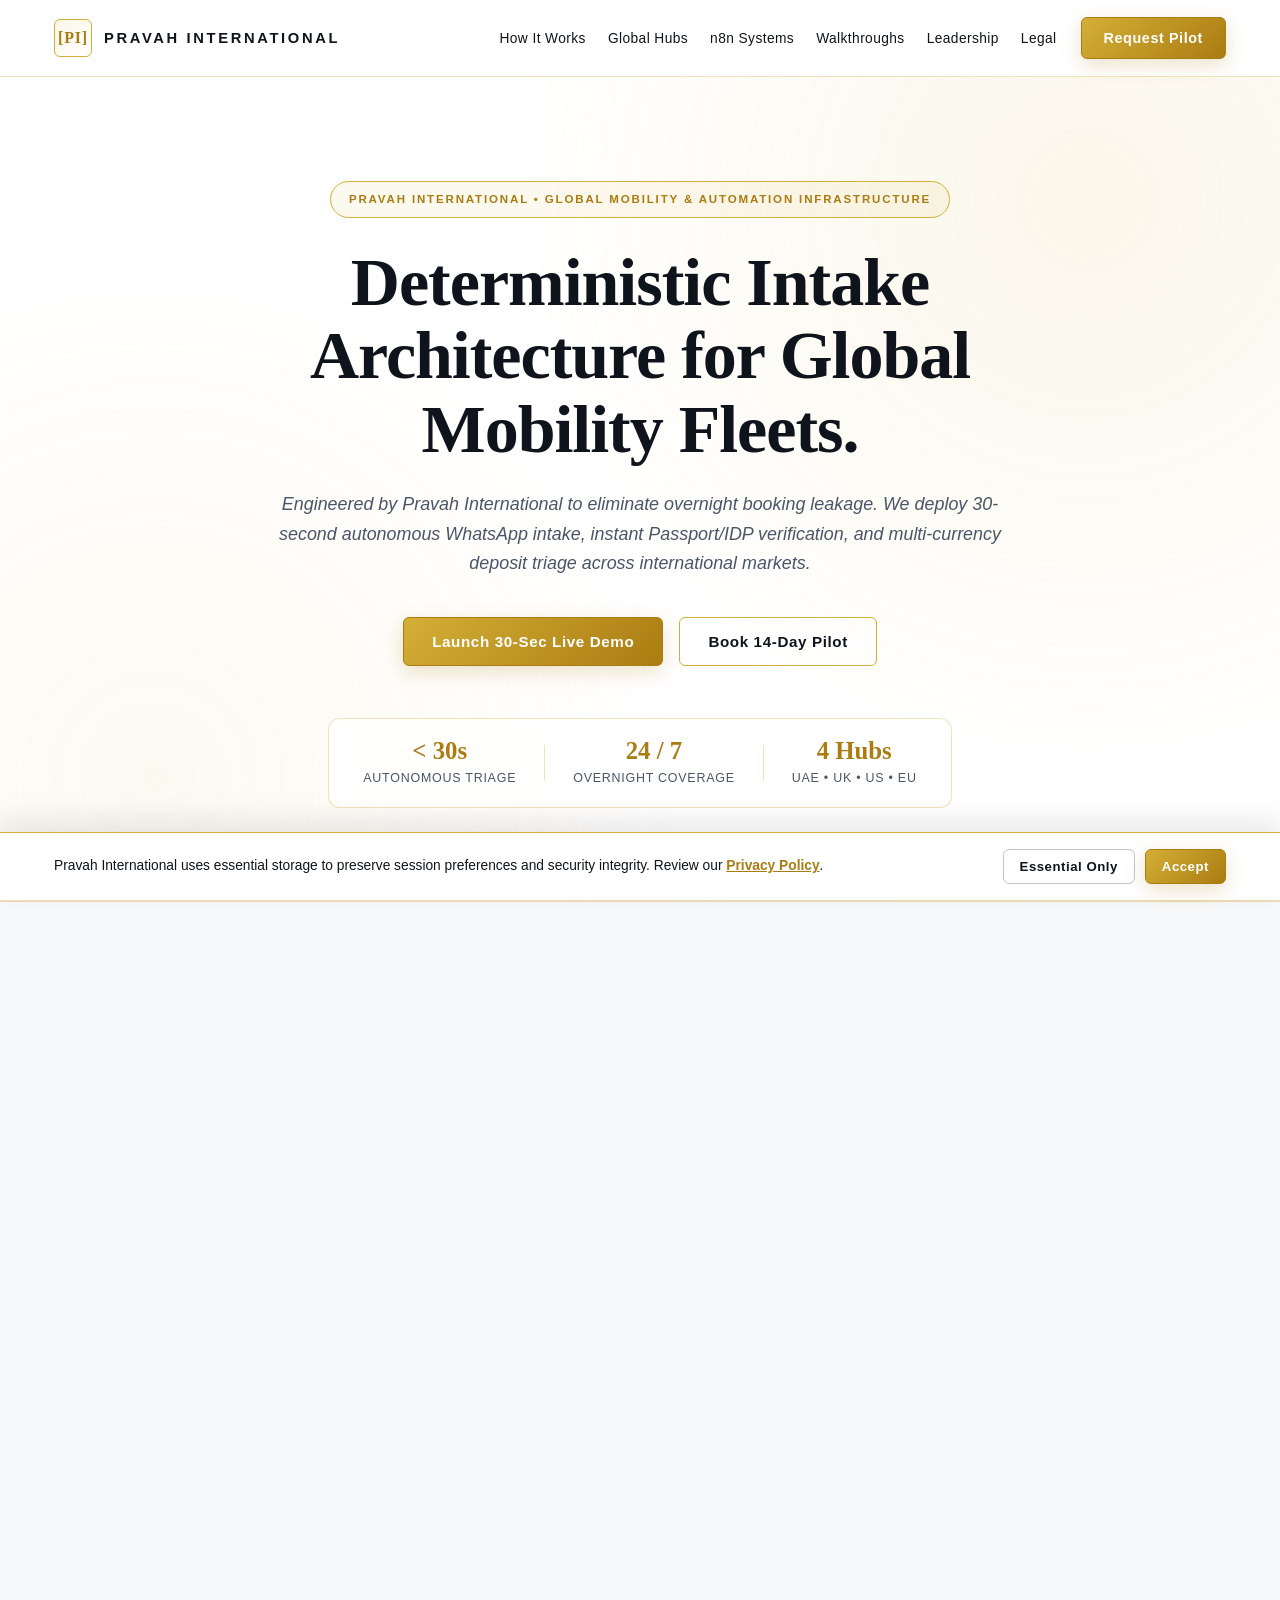
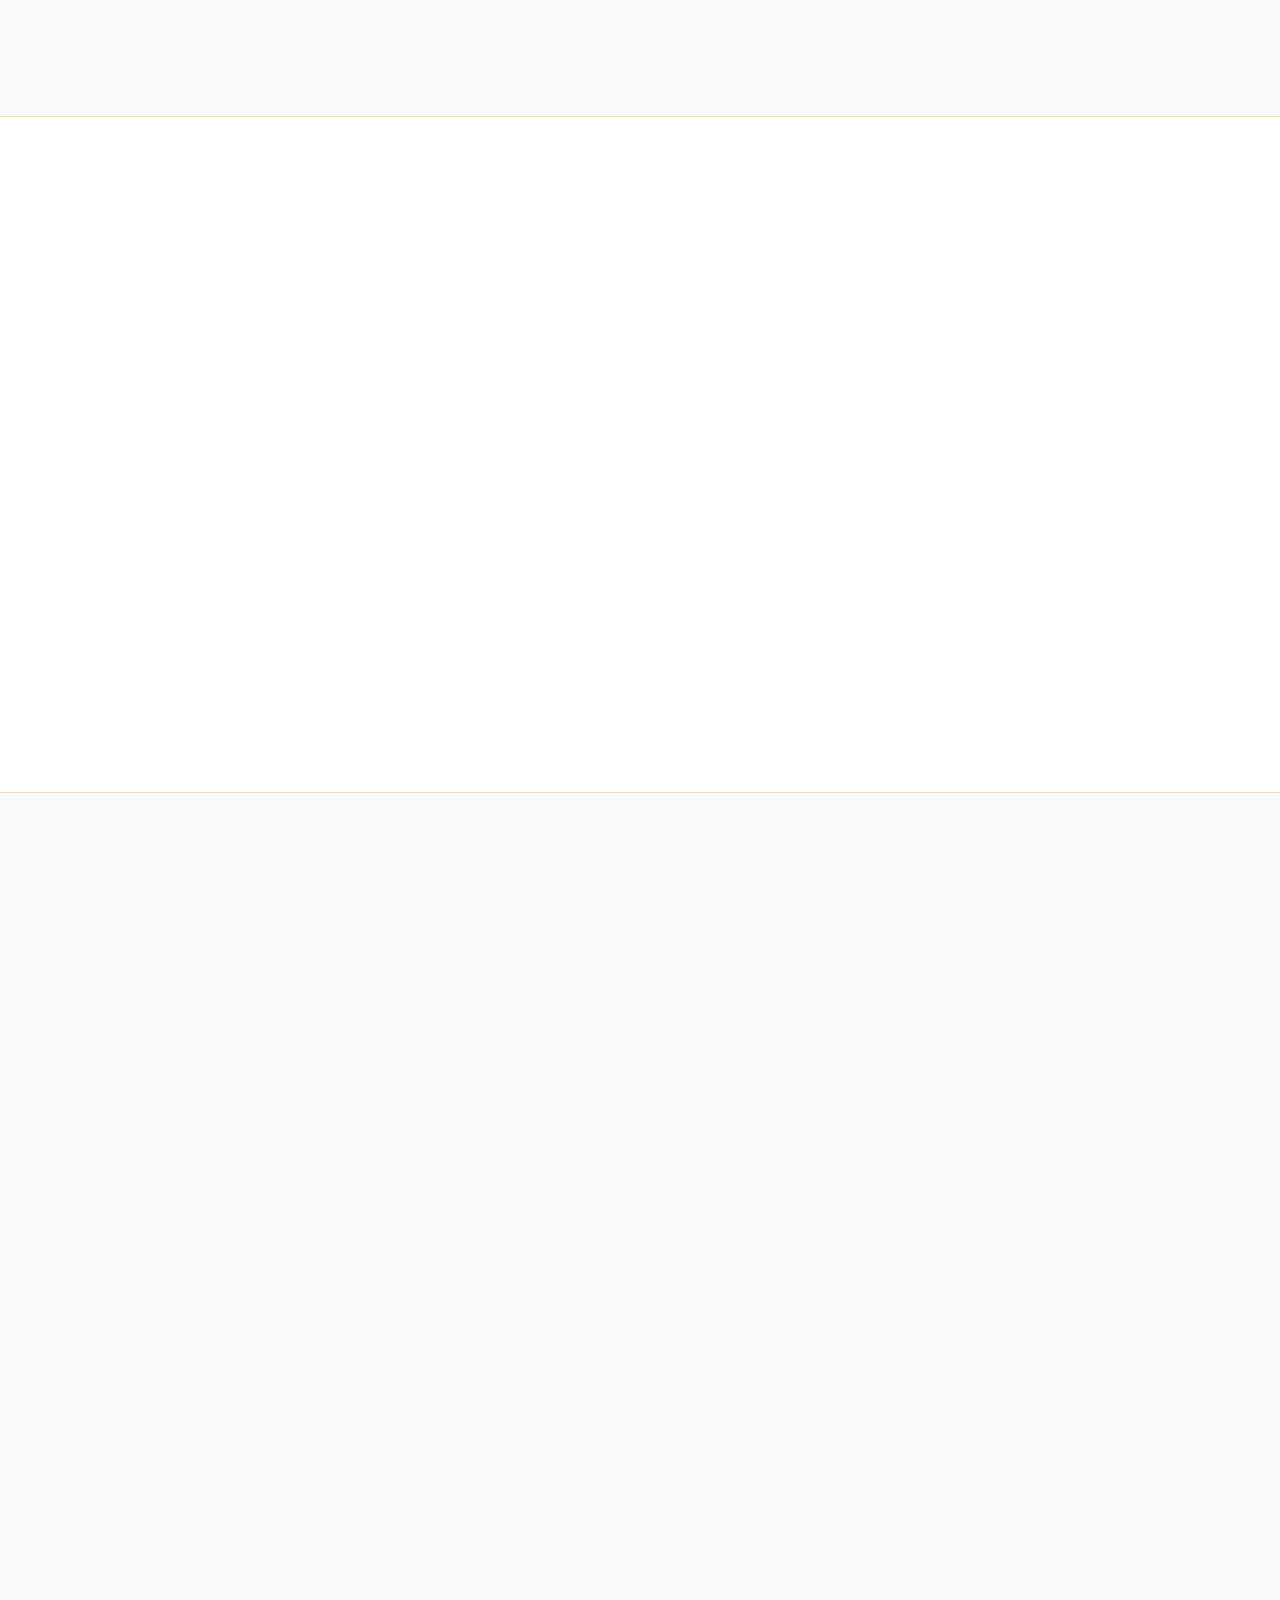
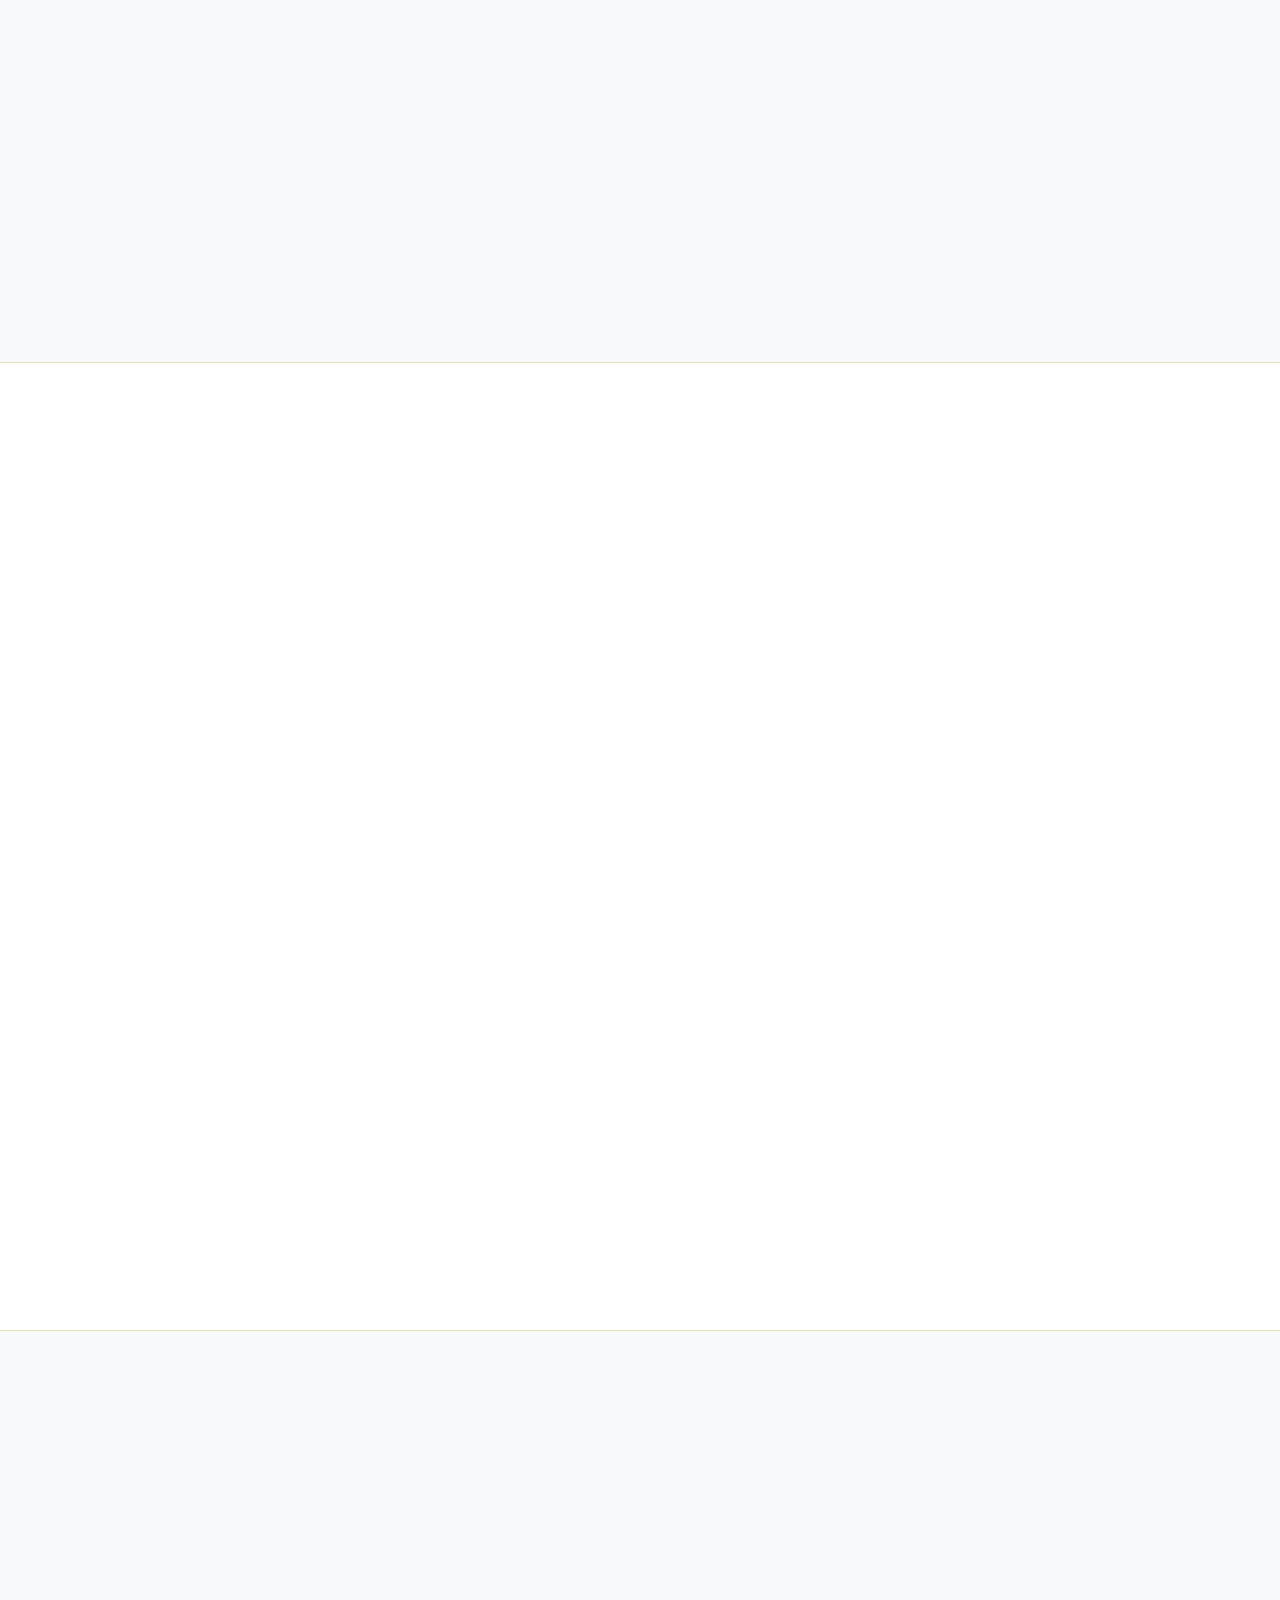
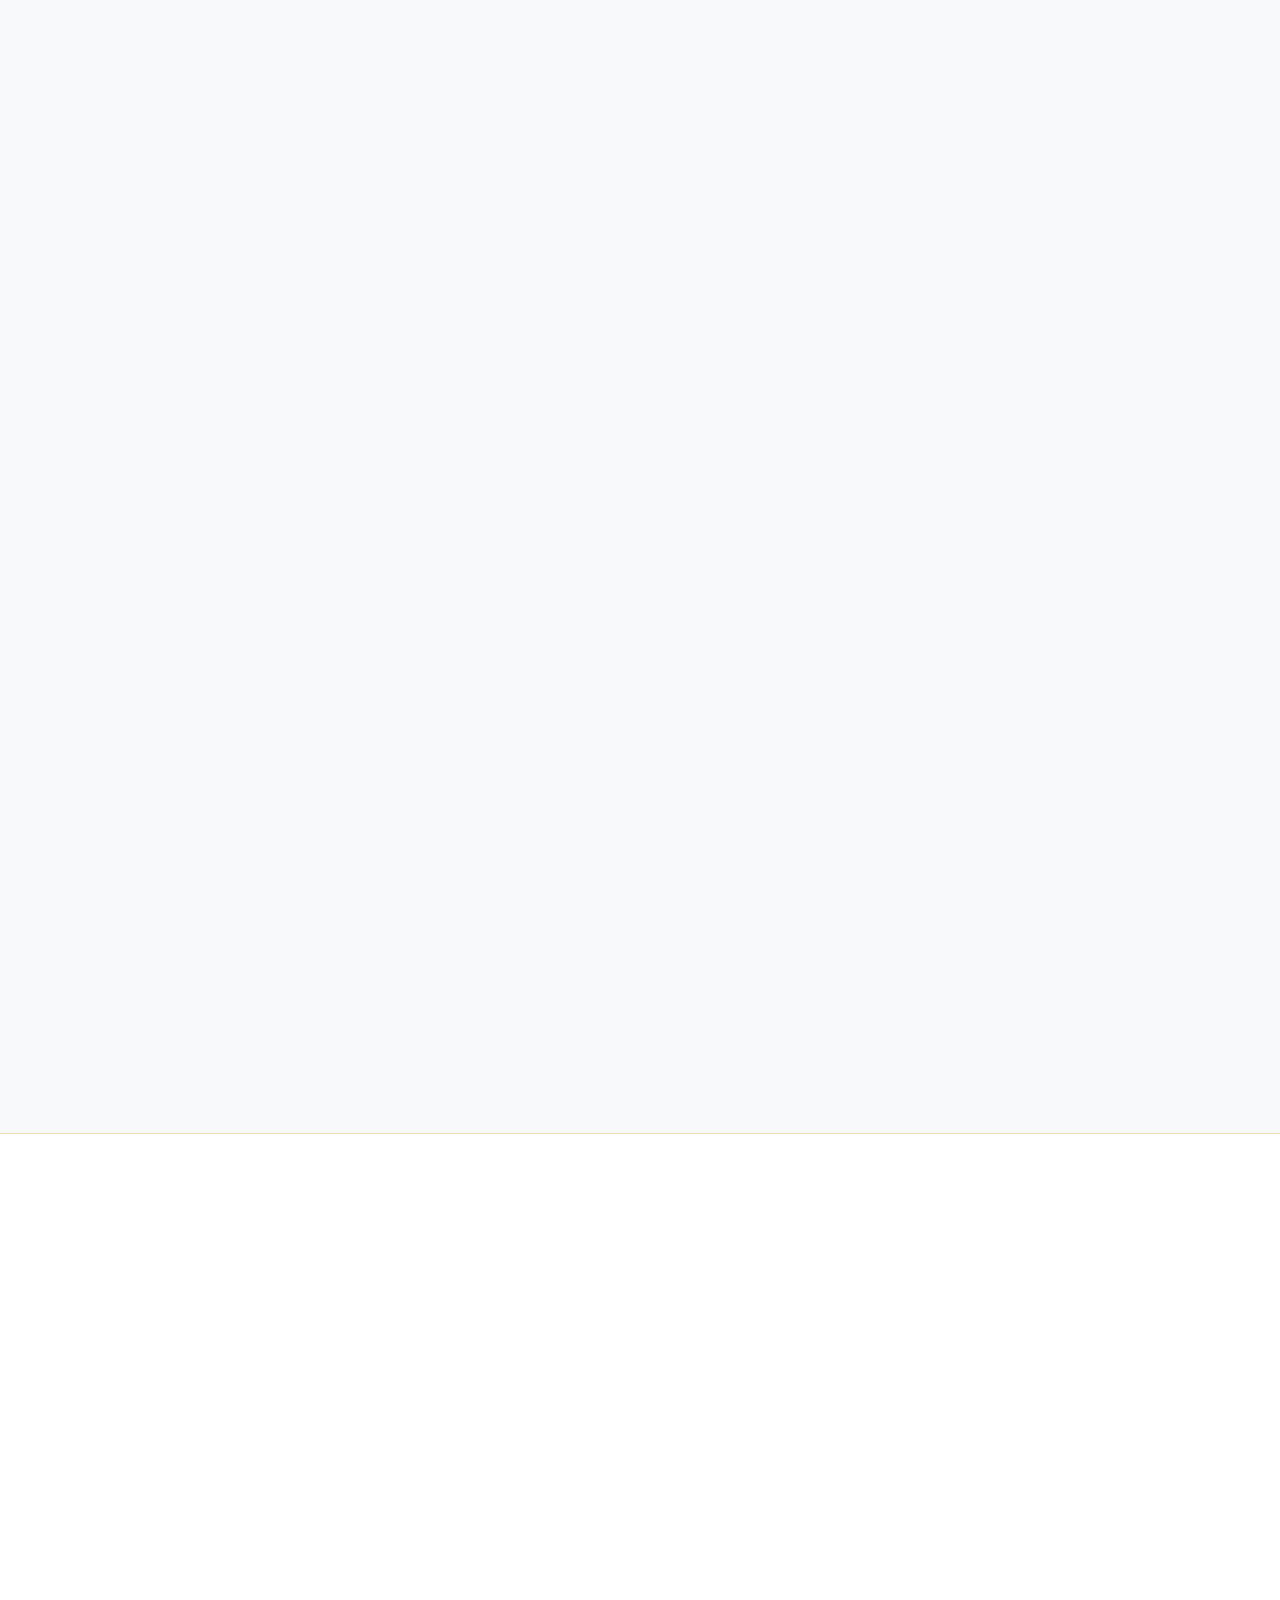
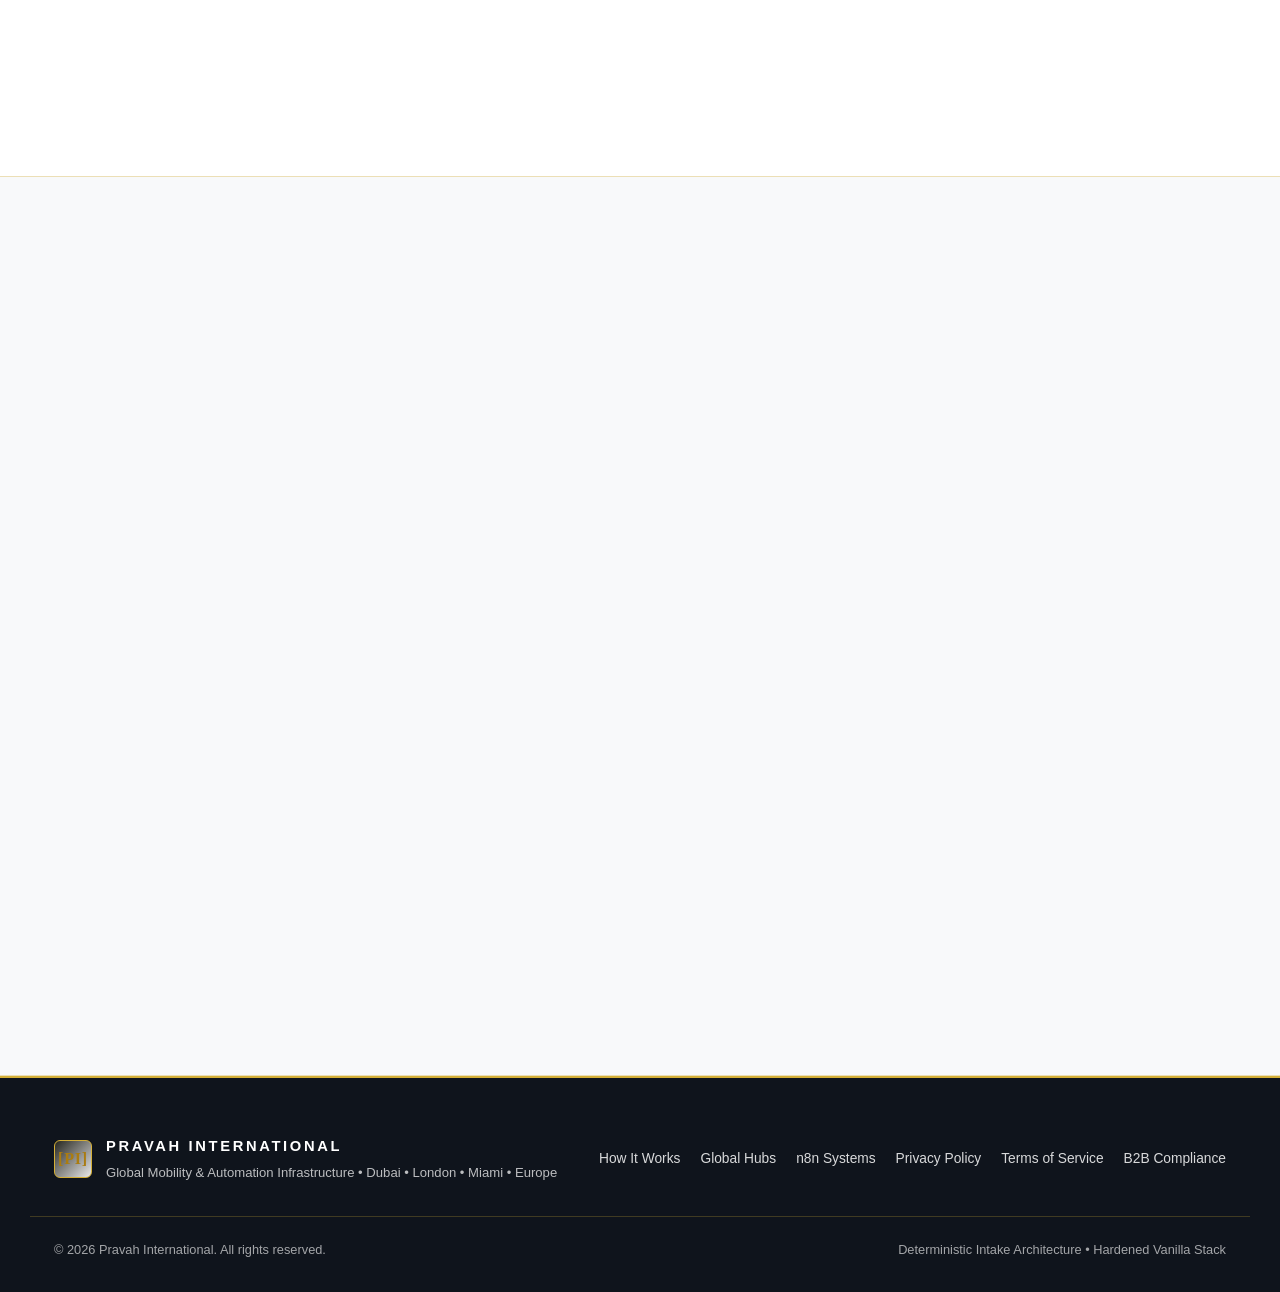
<file: index.html>
<!DOCTYPE html>
<html lang="en">
<head>
  <meta charset="UTF-8">
  <meta name="viewport" content="width=device-width, initial-scale=1.0">
  <meta http-equiv="Content-Security-Policy" content="default-src 'self'; script-src 'self'; style-src 'self'; img-src 'self' https: data:; media-src 'self' https:; connect-src 'self' https:; font-src 'self' data:; object-src 'none'; base-uri 'self'; form-action 'self';">
  <meta name="referrer" content="strict-origin-when-cross-origin">
  <meta name="description" content="Pravah International — Deterministic 24/7 WhatsApp intake, Passport & IDP verification, and multi-currency deposit triage for luxury mobility fleets across Dubai, London, Miami, and Europe.">
  <title>Pravah International | Global Mobility &amp; Automation Infrastructure</title>
  <link rel="stylesheet" href="style.css">
</head>
<body>
  <a class="skip-link" href="#main-content">Skip to main content</a>

  <!-- Sticky Luxury Header -->
  <header class="site-header" id="top">
    <div class="container header-inner">
      <a href="#top" class="brand-lockup" aria-label="Pravah International Home">
        <span class="brand-monogram" aria-hidden="true">[PI]</span>
        <span class="brand-name">PRAVAH INTERNATIONAL</span>
      </a>

      <button
        type="button"
        class="nav-toggle"
        id="navToggle"
        aria-label="Toggle navigation menu"
        aria-expanded="false"
        aria-controls="primaryNav"
      >
        <span class="nav-toggle-bar"></span>
        <span class="nav-toggle-bar"></span>
        <span class="nav-toggle-bar"></span>
      </button>

      <nav class="primary-nav" id="primaryNav" aria-label="Primary Navigation">
        <ul class="nav-list">
          <li><a href="#architecture" class="nav-link">How It Works</a></li>
          <li><a href="#footprint" class="nav-link">Global Hubs</a></li>
          <li><a href="#deployments" class="nav-link">n8n Systems</a></li>
          <li><a href="#testimonials" class="nav-link">Walkthroughs</a></li>
          <li><a href="#leadership" class="nav-link">Leadership</a></li>
          <li><a href="legal.html" class="nav-link">Legal</a></li>
        </ul>
        <button type="button" class="btn btn-gold nav-cta" id="headerPilotBtn">Request Pilot</button>
      </nav>
    </div>
  </header>

  <main id="main-content">
    <!-- Hero Section -->
    <section class="hero-section">
      <div class="container hero-container">
        <div class="hero-content reveal">
          <div class="pill-badge">
            PRAVAH INTERNATIONAL &bull; GLOBAL MOBILITY &amp; AUTOMATION INFRASTRUCTURE
          </div>
          <h1 class="hero-title">Deterministic Intake Architecture for Global Mobility Fleets.</h1>
          <p class="hero-subtitle">
            Engineered by Pravah International to eliminate overnight booking leakage. We deploy 30-second autonomous WhatsApp intake, instant Passport/IDP verification, and multi-currency deposit triage across international markets.
          </p>
          <div class="hero-actions">
            <button type="button" class="btn btn-gold btn-lg" id="heroDemoBtn">
              Launch 30-Sec Live Demo
            </button>
            <button type="button" class="btn btn-outline-gold btn-lg" id="heroPilotBtn">
              Book 14-Day Pilot
            </button>
          </div>
          <div class="hero-metrics" aria-label="Operational Benchmarks">
            <div class="metric-item">
              <span class="metric-value">&lt; 30s</span>
              <span class="metric-label">Autonomous Triage</span>
            </div>
            <div class="metric-divider" aria-hidden="true"></div>
            <div class="metric-item">
              <span class="metric-value">24 / 7</span>
              <span class="metric-label">Overnight Coverage</span>
            </div>
            <div class="metric-divider" aria-hidden="true"></div>
            <div class="metric-item">
              <span class="metric-value">4 Hubs</span>
              <span class="metric-label">UAE &bull; UK &bull; US &bull; EU</span>
            </div>
          </div>
        </div>
      </div>
    </section>

    <!-- How Pravah International Works -->
    <section class="section section-pearl" id="architecture">
      <div class="container">
        <div class="section-header reveal">
          <span class="eyebrow">SYSTEM ARCHITECTURE &amp; PARTNERSHIP MODEL</span>
          <h2 class="section-title">How Pravah International Works</h2>
          <p class="section-lead">
            Designed to integrate seamlessly into luxury car rental fleets, executive chauffeur desks, and cross-border mobility operators without disrupting human staff.
          </p>
        </div>

        <div class="pillars-grid">
          <article class="glass-card pillar-card reveal">
            <div class="pillar-index">01 / AFTER-HOURS CAPTURE</div>
            <h3 class="card-title">Zero Lost Bookings Between 11 PM and 9 AM</h3>
            <p class="card-text">
              High-net-worth travelers book across time zones. Our deterministic WhatsApp intake engine responds within 30 seconds, qualifies vehicle availability, and secures reservation intent before competitors wake up.
            </p>
            <ul class="card-spec-list">
              <li>Instant multi-language client greeting</li>
              <li>Real-time fleet class &amp; date validation</li>
              <li>Zero missed VIP inquiries overnight</li>
            </ul>
          </article>

          <article class="glass-card pillar-card reveal">
            <div class="pillar-index">02 / AUTONOMOUS DOCUMENT TRIAGE</div>
            <h3 class="card-title">Passport &amp; International Driving Permit Extraction</h3>
            <p class="card-text">
              Eliminate manual back-and-forth over blurry photos. Clients upload their Passport and IDP directly in chat while our verification pipeline extracts, validates, and structures KYC fields automatically.
            </p>
            <ul class="card-spec-list">
              <li>MRZ &amp; expiry date compliance checks</li>
              <li>Jurisdiction-aware IDP validation</li>
              <li>Structured audit trail for insurance desks</li>
            </ul>
          </article>

          <article class="glass-card pillar-card reveal">
            <div class="pillar-index">03 / FINANCIAL &amp; DEPOSIT LOGIC</div>
            <h3 class="card-title">Multi-Currency Quoting &amp; Pre-Authorization Handoff</h3>
            <p class="card-text">
              Standardize complex security deposit rules across supercars and executive sedans. Pravah calculates tiered rental totals and refundable holds in AED, USD, EUR, or GBP for one-click dispatch approval.
            </p>
            <ul class="card-spec-list">
              <li>Dynamic FX deposit &amp; excess calculation</li>
              <li>Clean handoff to Stripe / terminal links</li>
              <li>Instant CRM &amp; dispatch desk sync</li>
            </ul>
          </article>
        </div>
      </div>
    </section>

    <!-- Global Footprint & Operating Countries -->
    <section class="section" id="footprint">
      <div class="container">
        <div class="section-header reveal">
          <span class="eyebrow">INTERNATIONAL PRESENCE</span>
          <h2 class="section-title">Global Footprint &amp; Operating Hubs</h2>
          <p class="section-lead">
            Institutional automation infrastructure engineered for high-velocity luxury mobility corridors.
          </p>
        </div>

        <div class="footprint-grid">
          <article class="glass-card hub-card reveal">
            <div class="hub-flag" aria-hidden="true">&#127462;&#127466;</div>
            <div class="hub-meta">MIDDLE EAST HUB</div>
            <h3 class="card-title">United Arab Emirates</h3>
            <p class="hub-cities">Dubai &amp; Abu Dhabi</p>
            <p class="card-text">Luxury &amp; Supercar Rental Fleets</p>
          </article>

          <article class="glass-card hub-card reveal">
            <div class="hub-flag" aria-hidden="true">&#127468;&#127463;</div>
            <div class="hub-meta">UK HUB</div>
            <h3 class="card-title">United Kingdom</h3>
            <p class="hub-cities">London</p>
            <p class="card-text">Executive Chauffeur &amp; Prestige Mobility</p>
          </article>

          <article class="glass-card hub-card reveal">
            <div class="hub-flag" aria-hidden="true">&#127482;&#127480;</div>
            <div class="hub-meta">NORTH AMERICA HUB</div>
            <h3 class="card-title">United States</h3>
            <p class="hub-cities">Miami &amp; Los Angeles</p>
            <p class="card-text">Exotic &amp; Boutique Fleet Operators</p>
          </article>

          <article class="glass-card hub-card reveal">
            <div class="hub-flag" aria-hidden="true">&#127466;&#127482;</div>
            <div class="hub-meta">CONTINENTAL HUB</div>
            <h3 class="card-title">European Union</h3>
            <p class="hub-cities">Monaco, Milan &amp; Marbella</p>
            <p class="card-text">Cross-Border Seasonal Fleets</p>
          </article>
        </div>
      </div>
    </section>

    <!-- Interactive 30-Second WhatsApp Intake Sandbox & Currency Calculator -->
    <section class="section section-pearl" id="simulator">
      <div class="container">
        <div class="section-header reveal">
          <span class="eyebrow">INTERACTIVE SANDBOX</span>
          <h2 class="section-title">30-Second WhatsApp Intake &amp; Deposit Triage</h2>
          <p class="section-lead">
            Experience how Pravah International converts an overnight international inquiry into a verified, deposit-ready dossier.
          </p>
        </div>

        <div class="simulator-layout">
          <!-- Mobile Chat Mockup -->
          <div class="glass-card phone-panel reveal">
            <div class="phone-controls">
              <button type="button" class="btn btn-gold" id="startDemoBtn">
                Simulate 2:15 AM Dubai Inquiry
              </button>
              <button type="button" class="btn btn-outline-dark" id="resetDemoBtn">
                Reset Demo
              </button>
            </div>

            <div class="phone-frame" aria-live="polite">
              <div class="phone-topbar">
                <div class="phone-avatar" aria-hidden="true">PI</div>
                <div class="phone-contact">
                  <div class="phone-contact-name">Pravah Concierge Desk</div>
                  <div class="phone-contact-status" id="demoStatus">Standby &bull; Deterministic Engine Ready</div>
                </div>
                <span class="phone-badge">24/7</span>
              </div>

              <div class="chat-stream" id="chatStream">
                <div class="chat-placeholder" id="chatPlaceholder">
                  Click <strong>&ldquo;Simulate 2:15 AM Dubai Inquiry&rdquo;</strong> above to run the 3-step autonomous intake sequence.
                </div>
              </div>
            </div>
          </div>

          <!-- Multi-Currency Deposit Calculator -->
          <div class="glass-card calculator-panel reveal">
            <div class="calc-header">
              <span class="eyebrow">REAL-TIME DEPOSIT ENGINE</span>
              <h3 class="card-title">Multi-Currency Deposit Calculator</h3>
              <p class="card-text">
                Select fleet tier, duration, and settlement currency to preview automated pre-authorization logic.
              </p>
            </div>

            <div class="calc-form">
              <div class="form-group">
                <label for="calcTier">Vehicle Class</label>
                <select id="calcTier" class="form-control">
                  <option value="supercar">Supercar Tier (Hurac&aacute;n / 296 GTB)</option>
                  <option value="ultra">Ultra-Luxury SUV (Cullinan / Urus)</option>
                  <option value="chauffeur">Executive Chauffeur (S-Class / Maybach)</option>
                </select>
              </div>

              <div class="form-row-2">
                <div class="form-group">
                  <label for="calcDays">Rental Days</label>
                  <input type="number" id="calcDays" class="form-control" min="1" max="30" value="3">
                </div>
                <div class="form-group">
                  <label for="calcCurrency">Settlement Currency</label>
                  <select id="calcCurrency" class="form-control">
                    <option value="AED">AED (UAE Dirham)</option>
                    <option value="USD">USD (US Dollar)</option>
                    <option value="EUR">EUR (Euro)</option>
                    <option value="GBP">GBP (British Pound)</option>
                  </select>
                </div>
              </div>
            </div>

            <div class="calc-results" aria-live="polite">
              <div class="calc-row">
                <span>Estimated Daily Rate</span>
                <strong id="calcDailyRate">AED 4,800</strong>
              </div>
              <div class="calc-row">
                <span>Rental Subtotal</span>
                <strong id="calcRentalTotal">AED 14,400</strong>
              </div>
              <div class="calc-row">
                <span>Refundable Security Deposit</span>
                <strong id="calcDeposit">AED 10,000</strong>
              </div>
              <div class="calc-divider"></div>
              <div class="calc-row calc-total-row">
                <span>Total Pre-Authorization Hold</span>
                <strong id="calcGrandTotal" class="text-gold">AED 24,400</strong>
              </div>
              <p class="calc-note">
                * Indicative institutional FX parity. Final gateway holds execute in your fleet&rsquo;s merchant settlement currency.
              </p>
            </div>
          </div>
        </div>
      </div>
    </section>

    <!-- Production n8n Systems & Architecture Showcase -->
    <section class="section" id="deployments">
      <div class="container">
        <div class="section-header reveal">
          <span class="eyebrow">PRODUCTION INFRASTRUCTURE</span>
          <h2 class="section-title">Production n8n Systems &amp; Architecture Showcase</h2>
          <p class="section-lead">
            Battle-tested, fault-tolerant workflow topologies engineered for zero-downtime fleet operations.
          </p>
        </div>

        <div class="deployments-grid">
          <!-- Card 1 -->
          <article class="glass-card deployment-card reveal">
            <div class="deployment-media">
              <img
                src="assets/n8n-canvas.png"
                alt="Autonomous 24/7 WhatsApp Fleet Triage Engine n8n workflow architecture"
                class="deployment-img"
                loading="lazy"
              >
              <span class="media-badge">NODE TOPOLOGY 01</span>
            </div>
            <div class="deployment-body">
              <h3 class="card-title">Autonomous 24/7 WhatsApp Fleet Triage Engine</h3>
              <p class="card-text">
                Webhook ingestion &rarr; Intent &amp; date parser &rarr; Fleet calendar availability check &rarr; Instant WhatsApp Cloud API response with structured reservation summary.
              </p>
              <button type="button" class="btn btn-outline-gold deployment-btn" id="cardDemoBtn">
                Test Live Demo &#8599;
              </button>
            </div>
          </article>

          <!-- Card 2 -->
          <article class="glass-card deployment-card reveal">
            <div class="deployment-media">
              <img
                src="assets/n8n-flow.png"
                alt="Passport and IDP Compliance Verification Pipeline n8n workflow architecture"
                class="deployment-img"
                loading="lazy"
              >
              <span class="media-badge">NODE TOPOLOGY 02</span>
            </div>
            <div class="deployment-body">
              <h3 class="card-title">Passport &amp; IDP Compliance Verification Pipeline</h3>
              <p class="card-text">
                Encrypted media fetch &rarr; Automated KYC OCR extraction &rarr; Expiry &amp; country-of-issue validation &rarr; Compliant dossier routing for underwriting teams.
              </p>
              <a
                href="https://YOUR-N8N-PRODUCTION-URL.com"
                target="_blank"
                rel="noopener noreferrer"
                class="btn btn-outline-gold deployment-btn"
              >
                Inspect Production Endpoint &#8599;
              </a>
            </div>
          </article>

          <!-- Card 3 -->
          <article class="glass-card deployment-card reveal">
            <div class="deployment-media">
              <img
                src="assets/img/n8n-workflow-3.png"
                alt="Multi-Currency Deposit and CRM Synchronization n8n workflow architecture"
                class="deployment-img"
                loading="lazy"
              >
              <span class="media-badge">NODE TOPOLOGY 03</span>
            </div>
            <div class="deployment-body">
              <h3 class="card-title">Multi-Currency Deposit &amp; CRM Synchronization</h3>
              <p class="card-text">
                FX deposit calculation &rarr; Google Sheets master ledger write &rarr; Executive Gmail alert dispatch &rarr; Automated morning shift handover brief.
              </p>
              <a href="#architecture" class="btn btn-outline-gold deployment-btn">
                View Architecture &#8599;
              </a>
            </div>
          </article>
        </div>
      </div>
    </section>

    <!-- Client Video Walkthroughs & Operational Testimonials -->
    <section class="section section-pearl" id="walkthrough">
      <div class="container">
        <div class="section-header reveal">
          <span class="eyebrow">PROPRIETARY SYSTEM PROOF</span>
          <h2 class="section-title">25-Second Live Project Walkthrough</h2>
          <p class="section-lead">
            Inspect our autonomous WhatsApp fleet intake engine in action — handling a late-night luxury enquiry, presenting real-time vehicle availability, calculating AED rental &amp; deposit terms, and capturing Passport + IDP documents automatically.
          </p>
        </div>

        <div style="max-width: 920px; margin: 0 auto;">
          <article class="glass-card video-card reveal">
            <div class="video-wrapper">
              <video
                class="walkthrough-video"
                controls
                playsinline
                preload="metadata"
              >
                <source src="assets/whatsapp-workflow.mp4" type="video/mp4">
                Your browser does not support HTML5 video playback.
              </video>
            </div>
            <div class="testimonial-body">
              <div class="testimonial-origin">&#9889; PRAVAH INTERNATIONAL &bull; LIVE ARCHITECTURE</div>
              <h3 style="font-family: Georgia, serif; font-size: 26px; font-weight: 400; margin: 10px 0 14px; color: #0f141c;">
                From Late-Night Message to Verified Booking Brief
              </h3>
              <p style="font-size: 14px; line-height: 1.75; color: #5c6470; margin: 0 0 10px;">
                <strong>01. Instant Fleet Carousel:</strong> Replies in under 5 seconds with live availability tags (Phantom, Cullinan, Urus, Roma).
              </p>
              <p style="font-size: 14px; line-height: 1.75; color: #5c6470; margin: 0 0 10px;">
                <strong>02. Deterministic AED Pricing:</strong> Calculates rental duration, daily/weekly rates, and damage deposit rules automatically.
              </p>
              <p style="font-size: 14px; line-height: 1.75; color: #5c6470; margin: 0 0 22px;">
                <strong>03. Passport + IDP Intake &amp; Owner Alert:</strong> Collects ID copies inside WhatsApp and dispatches a structured summary directly to the owner&rsquo;s WhatsApp &amp; Gmail.
              </p>
              <div class="testimonial-author" style="margin-bottom: 18px;">
                <strong>Engineered by Dhruvil Prajapati</strong> &mdash; Founder, Pravah International
              </div>
              <a href="https://wa.me/919106187102?text=Hi%20Dhruvil,%20I%20watched%20the%2025-sec%20project%20walkthrough%20and%20want%20to%20test%20this%20for%20our%20fleet." class="button button-gold">
                Request 14-Day Free Fleet Pilot &nearr;
              </a>
            </div>
          </article>
        </div>
      </div>
    </section>

<!-- Executive Leadership & Founder's Mandate -->
    <section class="section" id="leadership">
      <div class="container">
        <article class="leadership-card reveal">
          <div class="leadership-eyebrow">EXECUTIVE LEADERSHIP &amp; MANDATE</div>
          <blockquote class="leadership-quote">
            &ldquo;Luxury mobility operators should never lose high-ticket international bookings simply because their sales desk is asleep. At Pravah International, we don&rsquo;t build fragile chatbots&mdash;we engineer deterministic, bank-grade intake infrastructure that turns every inbound message into a verified reservation.&rdquo;
          </blockquote>
          <div class="leadership-signature">
            <span class="signature-name">Dhruvil Prajapati</span>
            <span class="signature-role">&mdash; Founder &amp; Principal Systems Architect, Pravah International</span>
          </div>
        </article>
      </div>
    </section>

    <!-- Live n8n-Connected 14-Day Fleet Pilot Form -->
    <section class="section section-pearl" id="pilot">
      <div class="container">
        <div class="pilot-wrapper">
          <div class="section-header reveal">
            <span class="eyebrow">ENTERPRISE DEPLOYMENT</span>
            <h2 class="section-title">Book Your 14-Day Fleet Pilot</h2>
            <p class="section-lead">
              Submit your fleet profile below. Your request routes directly into our live intake engine for immediate architecture scoping.
            </p>
          </div>

          <div class="glass-card pilot-card reveal">
            <form id="pilotForm" novalidate>
              <!-- Anti-spam honeypot field -->
              <div class="hp-field" aria-hidden="true">
                <label for="website">Website</label>
                <input type="text" id="website" name="website" tabindex="-1" autocomplete="off">
              </div>

              <div class="form-row-2">
                <div class="form-group">
                  <label for="operatorName">Operator Name <span class="req">*</span></label>
                  <input
                    type="text"
                    id="operatorName"
                    name="operatorName"
                    class="form-control"
                    placeholder="e.g., Alexander Vance"
                    required
                    maxlength="80"
                    autocomplete="name"
                  >
                </div>

                <div class="form-group">
                  <label for="companyName">Fleet / Company Name <span class="req">*</span></label>
                  <input
                    type="text"
                    id="companyName"
                    name="companyName"
                    class="form-control"
                    placeholder="e.g., Sovereign Motors Dubai"
                    required
                    maxlength="100"
                    autocomplete="organization"
                  >
                </div>
              </div>

              <div class="form-row-2">
                <div class="form-group">
                  <label for="fleetSize">Fleet Size <span class="req">*</span></label>
                  <select id="fleetSize" name="fleetSize" class="form-control" required>
                    <option value="">Select active vehicle count</option>
                    <option value="10-25 Vehicles">10&ndash;25 Vehicles</option>
                    <option value="26-75 Vehicles">26&ndash;75 Vehicles</option>
                    <option value="76-150 Vehicles">76&ndash;150 Vehicles</option>
                    <option value="150+ Vehicles (Enterprise)">150+ Vehicles (Enterprise)</option>
                  </select>
                </div>

                <div class="form-group">
                  <label for="whatsapp">WhatsApp Number <span class="req">*</span></label>
                  <input
                    type="tel"
                    id="whatsapp"
                    name="whatsapp"
                    class="form-control"
                    placeholder="+971 50 000 0000"
                    required
                    maxlength="24"
                    autocomplete="tel"
                  >
                </div>
              </div>

              <div class="form-group">
                <label for="hub">Operating Hub <span class="req">*</span></label>
                <select id="hub" name="hub" class="form-control" required>
                  <option value="">Select primary operating hub</option>
                  <option value="Dubai">Dubai</option>
                  <option value="London">London</option>
                  <option value="Miami">Miami</option>
                  <option value="Europe">Europe</option>
                  <option value="Other">Other</option>
                </select>
              </div>

              <div class="form-group checkbox-group">
                <input type="checkbox" id="privacyConsent" name="privacyConsent" required>
                <label for="privacyConsent" class="checkbox-label">
                  I agree to the <a href="legal.html#privacy" class="inline-link">Privacy Policy</a> and <a href="legal.html#terms" class="inline-link">Terms of Service</a>, and authorize Pravah International to process this intake request.
                </label>
              </div>

              <div id="formError" class="form-feedback form-error" role="alert" hidden></div>

              <button type="submit" class="btn btn-gold btn-lg btn-block" id="pilotSubmitBtn">
                Initiate 14-Day Pilot Intake
              </button>
            </form>

            <!-- Verified Intake Confirmation Receipt -->
            <div id="pilotReceipt" class="receipt-panel" hidden aria-live="polite">
              <div class="receipt-badge">VERIFIED INTAKE CONFIRMATION RECEIPT</div>
              <h3 class="receipt-title">Transmission Confirmed</h3>
              <p class="receipt-subtitle" id="receiptSubtitle">
                Your fleet pilot dossier has been logged in our deterministic intake engine.
              </p>
              <dl class="receipt-grid" id="receiptDetails"></dl>
              <button type="button" class="btn btn-outline-gold" id="newPilotBtn">
                Submit Another Fleet Inquiry
              </button>
            </div>
          </div>
        </div>
      </div>
    </section>
  </main>

  <!-- Luxury Footer -->
  <footer class="site-footer">
    <div class="container footer-inner">
      <div class="footer-brand">
        <span class="brand-monogram" aria-hidden="true">[PI]</span>
        <div>
          <div class="brand-name">PRAVAH INTERNATIONAL</div>
          <p class="footer-tagline">Global Mobility &amp; Automation Infrastructure &bull; Dubai &bull; London &bull; Miami &bull; Europe</p>
        </div>
      </div>

      <div class="footer-links">
        <a href="#architecture">How It Works</a>
        <a href="#footprint">Global Hubs</a>
        <a href="#deployments">n8n Systems</a>
        <a href="legal.html#privacy">Privacy Policy</a>
        <a href="legal.html#terms">Terms of Service</a>
        <a href="legal.html#tax-compliance">B2B Compliance</a>
      </div>
    </div>
    <div class="container footer-bottom">
      <p>&copy; <span id="currentYear">2026</span> Pravah International. All rights reserved.</p>
      <p>Deterministic Intake Architecture &bull; Hardened Vanilla Stack</p>
    </div>
  </footer>

  <!-- GDPR / CCPA Cookie Consent Banner -->
  <aside class="cookie-banner" id="cookieBanner" role="dialog" aria-label="Cookie Consent" hidden>
    <div class="container cookie-inner">
      <p class="cookie-text">
        Pravah International uses essential storage to preserve session preferences and security integrity. Review our <a href="legal.html#privacy" class="inline-link">Privacy Policy</a>.
      </p>
      <div class="cookie-actions">
        <button type="button" class="btn btn-outline-dark btn-sm" id="cookieEssentialBtn">Essential Only</button>
        <button type="button" class="btn btn-gold btn-sm" id="cookieAcceptBtn">Accept</button>
      </div>
    </div>
  </aside>

  <script src="app.js" defer></script>
</body>
</html>
</file>
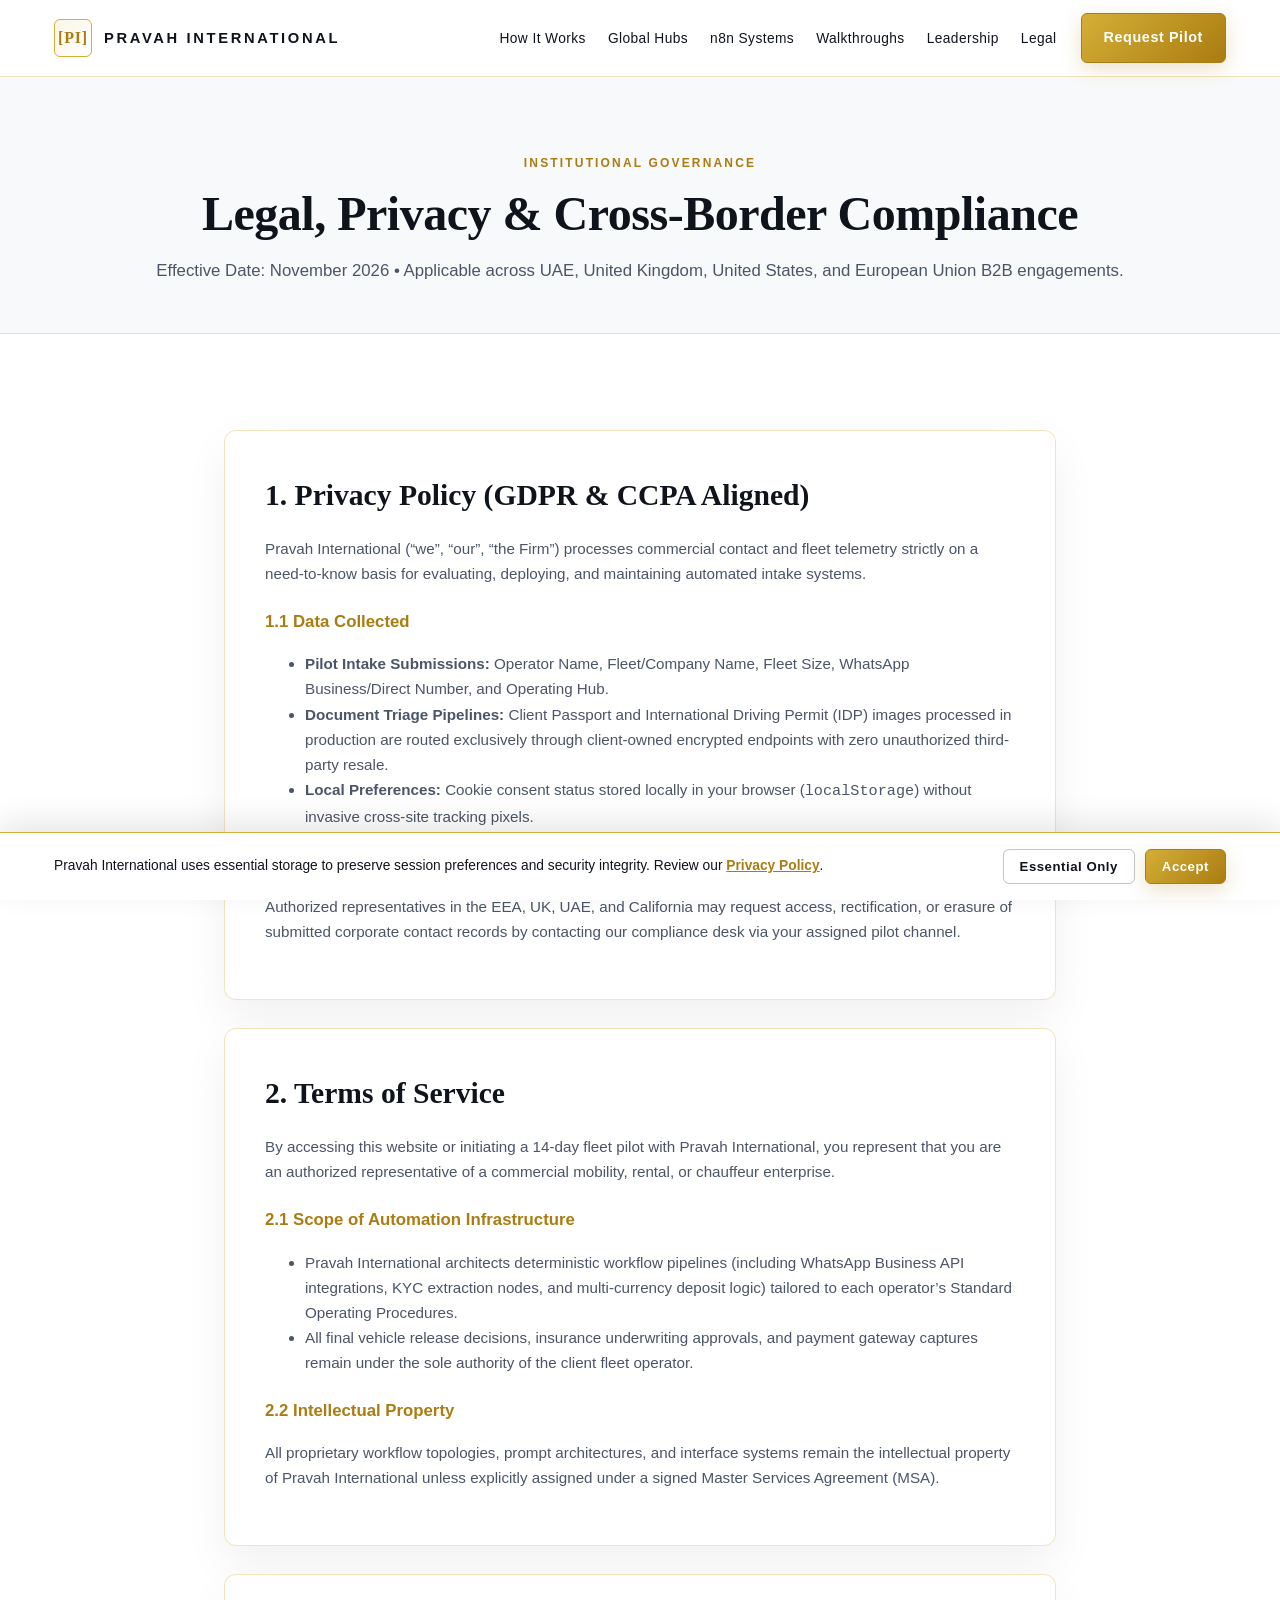
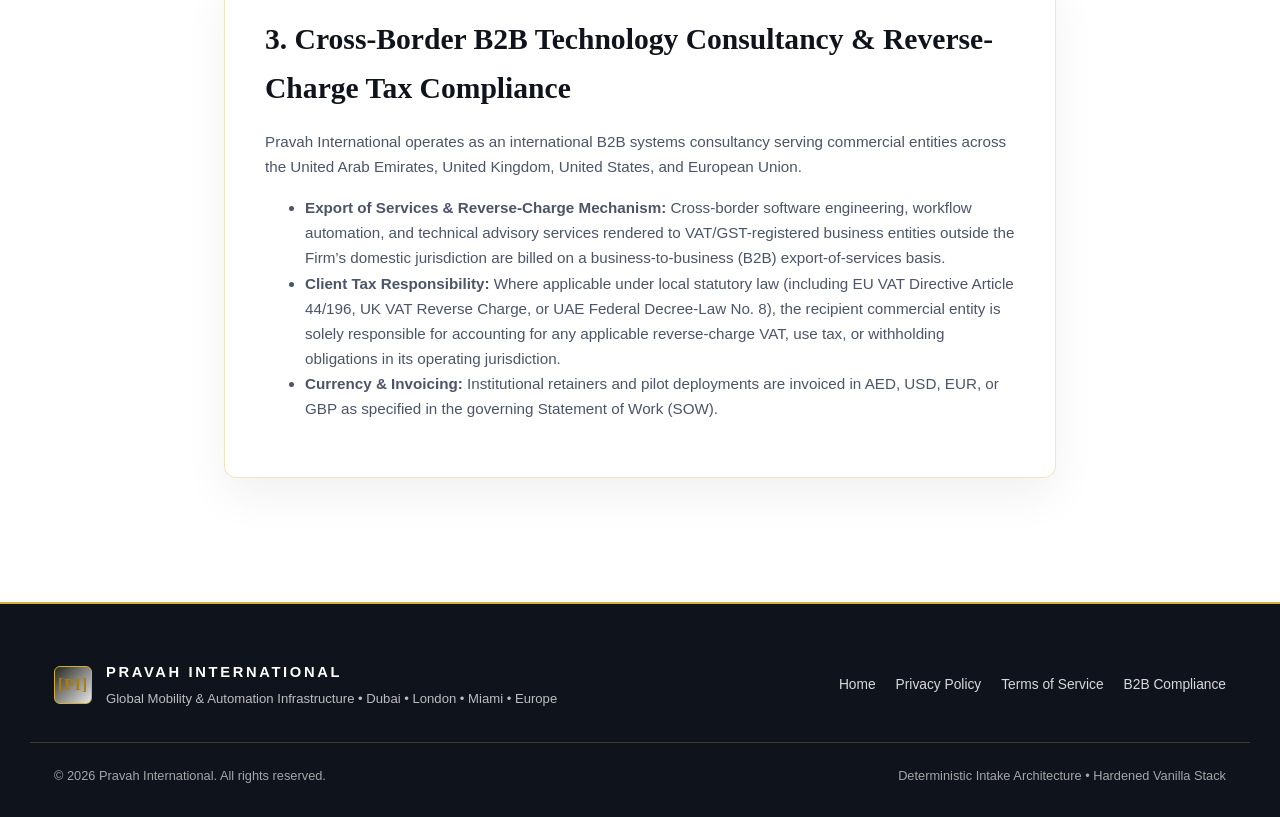
<file: legal.html>
<!DOCTYPE html>
<html lang="en">
<head>
  <meta charset="UTF-8">
  <meta name="viewport" content="width=device-width, initial-scale=1.0">
  <meta http-equiv="Content-Security-Policy" content="default-src 'self'; script-src 'self'; style-src 'self'; img-src 'self' https: data:; media-src 'self' https:; connect-src 'self' https:; font-src 'self' data:; object-src 'none'; base-uri 'self'; form-action 'self';">
  <meta name="referrer" content="strict-origin-when-cross-origin">
  <meta name="description" content="Legal, Privacy Policy, Terms of Service, and Cross-Border B2B Technology Consultancy Compliance for Pravah International.">
  <title>Legal &amp; Compliance | Pravah International</title>
  <link rel="stylesheet" href="style.css">
</head>
<body>
  <a class="skip-link" href="#legal-main">Skip to legal content</a>

  <header class="site-header" id="top">
    <div class="container header-inner">
      <a href="index.html" class="brand-lockup" aria-label="Pravah International Home">
        <span class="brand-monogram" aria-hidden="true">[PI]</span>
        <span class="brand-name">PRAVAH INTERNATIONAL</span>
      </a>

      <button
        type="button"
        class="nav-toggle"
        id="navToggle"
        aria-label="Toggle navigation menu"
        aria-expanded="false"
        aria-controls="primaryNav"
      >
        <span class="nav-toggle-bar"></span>
        <span class="nav-toggle-bar"></span>
        <span class="nav-toggle-bar"></span>
      </button>

      <nav class="primary-nav" id="primaryNav" aria-label="Legal Navigation">
        <ul class="nav-list">
          <li><a href="index.html#architecture" class="nav-link">How It Works</a></li>
          <li><a href="index.html#footprint" class="nav-link">Global Hubs</a></li>
          <li><a href="index.html#deployments" class="nav-link">n8n Systems</a></li>
          <li><a href="index.html#testimonials" class="nav-link">Walkthroughs</a></li>
          <li><a href="index.html#leadership" class="nav-link">Leadership</a></li>
          <li><a href="legal.html" class="nav-link">Legal</a></li>
        </ul>
        <a href="index.html#pilot" class="btn btn-gold nav-cta">Request Pilot</a>
      </nav>
    </div>
  </header>

  <main id="legal-main">
    <section class="legal-hero">
      <div class="container">
        <span class="eyebrow">INSTITUTIONAL GOVERNANCE</span>
        <h1 class="section-title">Legal, Privacy &amp; Cross-Border Compliance</h1>
        <p class="section-lead">
          Effective Date: November 2026 &bull; Applicable across UAE, United Kingdom, United States, and European Union B2B engagements.
        </p>
      </div>
    </section>

    <section class="section">
      <div class="container legal-content">
        <!-- Privacy Policy -->
        <article class="glass-card legal-card" id="privacy">
          <h2>1. Privacy Policy (GDPR &amp; CCPA Aligned)</h2>
          <p>
            Pravah International (&ldquo;we&rdquo;, &ldquo;our&rdquo;, &ldquo;the Firm&rdquo;) processes commercial contact and fleet telemetry strictly on a need-to-know basis for evaluating, deploying, and maintaining automated intake systems.
          </p>
          <h3>1.1 Data Collected</h3>
          <ul>
            <li><strong>Pilot Intake Submissions:</strong> Operator Name, Fleet/Company Name, Fleet Size, WhatsApp Business/Direct Number, and Operating Hub.</li>
            <li><strong>Document Triage Pipelines:</strong> Client Passport and International Driving Permit (IDP) images processed in production are routed exclusively through client-owned encrypted endpoints with zero unauthorized third-party resale.</li>
            <li><strong>Local Preferences:</strong> Cookie consent status stored locally in your browser (<code>localStorage</code>) without invasive cross-site tracking pixels.</li>
          </ul>
          <h3>1.2 Data Subject Rights</h3>
          <p>
            Authorized representatives in the EEA, UK, UAE, and California may request access, rectification, or erasure of submitted corporate contact records by contacting our compliance desk via your assigned pilot channel.
          </p>
        </article>

        <!-- Terms of Service -->
        <article class="glass-card legal-card" id="terms">
          <h2>2. Terms of Service</h2>
          <p>
            By accessing this website or initiating a 14-day fleet pilot with Pravah International, you represent that you are an authorized representative of a commercial mobility, rental, or chauffeur enterprise.
          </p>
          <h3>2.1 Scope of Automation Infrastructure</h3>
          <ul>
            <li>Pravah International architects deterministic workflow pipelines (including WhatsApp Business API integrations, KYC extraction nodes, and multi-currency deposit logic) tailored to each operator&rsquo;s Standard Operating Procedures.</li>
            <li>All final vehicle release decisions, insurance underwriting approvals, and payment gateway captures remain under the sole authority of the client fleet operator.</li>
          </ul>
          <h3>2.2 Intellectual Property</h3>
          <p>
            All proprietary workflow topologies, prompt architectures, and interface systems remain the intellectual property of Pravah International unless explicitly assigned under a signed Master Services Agreement (MSA).
          </p>
        </article>

        <!-- Cross-Border B2B Clause -->
        <article class="glass-card legal-card" id="tax-compliance">
          <h2>3. Cross-Border B2B Technology Consultancy &amp; Reverse-Charge Tax Compliance</h2>
          <p>
            Pravah International operates as an international B2B systems consultancy serving commercial entities across the United Arab Emirates, United Kingdom, United States, and European Union.
          </p>
          <ul>
            <li><strong>Export of Services &amp; Reverse-Charge Mechanism:</strong> Cross-border software engineering, workflow automation, and technical advisory services rendered to VAT/GST-registered business entities outside the Firm&rsquo;s domestic jurisdiction are billed on a business-to-business (B2B) export-of-services basis.</li>
            <li><strong>Client Tax Responsibility:</strong> Where applicable under local statutory law (including EU VAT Directive Article 44/196, UK VAT Reverse Charge, or UAE Federal Decree-Law No. 8), the recipient commercial entity is solely responsible for accounting for any applicable reverse-charge VAT, use tax, or withholding obligations in its operating jurisdiction.</li>
            <li><strong>Currency &amp; Invoicing:</strong> Institutional retainers and pilot deployments are invoiced in AED, USD, EUR, or GBP as specified in the governing Statement of Work (SOW).</li>
          </ul>
        </article>
      </div>
    </section>
  </main>

  <footer class="site-footer">
    <div class="container footer-inner">
      <div class="footer-brand">
        <span class="brand-monogram" aria-hidden="true">[PI]</span>
        <div>
          <div class="brand-name">PRAVAH INTERNATIONAL</div>
          <p class="footer-tagline">Global Mobility &amp; Automation Infrastructure &bull; Dubai &bull; London &bull; Miami &bull; Europe</p>
        </div>
      </div>

      <div class="footer-links">
        <a href="index.html">Home</a>
        <a href="#privacy">Privacy Policy</a>
        <a href="#terms">Terms of Service</a>
        <a href="#tax-compliance">B2B Compliance</a>
      </div>
    </div>
    <div class="container footer-bottom">
      <p>&copy; <span id="currentYear">2026</span> Pravah International. All rights reserved.</p>
      <p>Deterministic Intake Architecture &bull; Hardened Vanilla Stack</p>
    </div>
  </footer>

  <!-- GDPR / CCPA Cookie Consent Banner -->
  <aside class="cookie-banner" id="cookieBanner" role="dialog" aria-label="Cookie Consent" hidden>
    <div class="container cookie-inner">
      <p class="cookie-text">
        Pravah International uses essential storage to preserve session preferences and security integrity. Review our <a href="legal.html#privacy" class="inline-link">Privacy Policy</a>.
      </p>
      <div class="cookie-actions">
        <button type="button" class="btn btn-outline-dark btn-sm" id="cookieEssentialBtn">Essential Only</button>
        <button type="button" class="btn btn-gold btn-sm" id="cookieAcceptBtn">Accept</button>
      </div>
    </div>
  </aside>

  <script src="app.js" defer></script>
</body>
</html>
</file>
<file: style.css>
/* ==========================================================================
   Pravah International — Ultra-Luxury White & Champagne Gold Design System
   ========================================================================== */

:root {
  --snow-white: #FFFFFF;
  --pearl-bg: #F8F9FA;
  --champagne-gold: #D4AF37;
  --satin-dark-gold: #AA7C11;
  --obsidian: #0F141C;
  --obsidian-muted: #4A5568;
  --hairline-gold: rgba(212, 175, 55, 0.35);
  --hairline-gold-strong: rgba(212, 175, 55, 0.75);
  --glass-bg: rgba(255, 255, 255, 0.78);
  --glass-border: rgba(212, 175, 55, 0.32);
  --shadow-soft: 0 18px 45px rgba(15, 20, 28, 0.06);
  --shadow-gold: 0 12px 32px rgba(170, 124, 17, 0.14);
  --radius-sm: 6px;
  --radius-md: 12px;
  --radius-lg: 18px;
  --font-serif: "Cormorant Garamond", "Playfair Display", "Didot", "Bodoni MT", Georgia, "Times New Roman", serif;
  --font-sans: "Plus Jakarta Sans", "Inter", -apple-system, BlinkMacSystemFont, "Segoe UI", Roboto, Helvetica, Arial, sans-serif;
  --transition-smooth: 0.3s cubic-bezier(0.22, 1, 0.36, 1);
}

*,
*::before,
*::after {
  box-sizing: border-box;
}

html {
  scroll-behavior: smooth;
  font-size: 16px;
}

body {
  margin: 0;
  font-family: var(--font-sans);
  color: var(--obsidian);
  background-color: var(--snow-white);
  line-height: 1.65;
  -webkit-font-smoothing: antialiased;
  overflow-x: hidden;
}

/* Accessibility Skip Link */
.skip-link {
  position: absolute;
  top: -100px;
  left: 16px;
  background: var(--obsidian);
  color: var(--snow-white);
  padding: 10px 18px;
  border-radius: var(--radius-sm);
  z-index: 9999;
  text-decoration: none;
  font-size: 0.875rem;
}

.skip-link:focus {
  top: 16px;
}

/* Container & Layout */
.container {
  width: 100%;
  max-width: 1220px;
  margin: 0 auto;
  padding: 0 24px;
}

.section {
  padding: 96px 0;
  position: relative;
}

.section-pearl {
  background-color: var(--pearl-bg);
  border-top: 1px solid var(--hairline-gold);
  border-bottom: 1px solid var(--hairline-gold);
}

.section-header {
  max-width: 740px;
  margin: 0 auto 56px;
  text-align: center;
}

.eyebrow {
  display: inline-block;
  font-size: 0.75rem;
  font-weight: 700;
  letter-spacing: 0.18em;
  text-transform: uppercase;
  color: var(--satin-dark-gold);
  margin-bottom: 12px;
}

.section-title {
  font-family: var(--font-serif);
  font-size: clamp(2rem, 4vw, 3rem);
  font-weight: 600;
  line-height: 1.15;
  margin: 0 0 16px;
  color: var(--obsidian);
  letter-spacing: -0.01em;
}

.section-lead {
  margin: 0;
  color: var(--obsidian-muted);
  font-size: 1.05rem;
}

/* Frosted Glass Panel */
.glass-card {
  background: var(--glass-bg);
  backdrop-filter: blur(12px);
  -webkit-backdrop-filter: blur(12px);
  border: 1px solid var(--glass-border);
  border-radius: var(--radius-md);
  box-shadow: var(--shadow-soft);
  transition: transform var(--transition-smooth), border-color var(--transition-smooth), box-shadow var(--transition-smooth);
}

.glass-card:hover {
  border-color: var(--hairline-gold-strong);
  box-shadow: var(--shadow-gold);
}

/* Buttons */
.btn {
  display: inline-flex;
  align-items: center;
  justify-content: center;
  gap: 8px;
  font-family: var(--font-sans);
  font-size: 0.9rem;
  font-weight: 600;
  letter-spacing: 0.04em;
  padding: 12px 22px;
  border-radius: var(--radius-sm);
  border: 1px solid transparent;
  cursor: pointer;
  text-decoration: none;
  transition: all var(--transition-smooth);
  white-space: nowrap;
}

.btn-lg {
  padding: 15px 28px;
  font-size: 0.95rem;
}

.btn-sm {
  padding: 9px 16px;
  font-size: 0.825rem;
}

.btn-block {
  width: 100%;
}

.btn-gold {
  background: linear-gradient(135deg, var(--champagne-gold) 0%, var(--satin-dark-gold) 100%);
  color: var(--snow-white);
  border-color: var(--satin-dark-gold);
  box-shadow: 0 6px 20px rgba(170, 124, 17, 0.22);
}

.btn-gold:hover,
.btn-gold:focus-visible {
  transform: translateY(-2px);
  box-shadow: 0 10px 26px rgba(170, 124, 17, 0.34);
  filter: brightness(1.04);
}

.btn-gold:disabled {
  opacity: 0.7;
  cursor: not-allowed;
  transform: none;
}

.btn-outline-gold {
  background: transparent;
  color: var(--obsidian);
  border-color: var(--champagne-gold);
}

.btn-outline-gold:hover,
.btn-outline-gold:focus-visible {
  background: rgba(212, 175, 55, 0.1);
  border-color: var(--satin-dark-gold);
  transform: translateY(-2px);
}

.btn-outline-dark {
  background: transparent;
  color: var(--obsidian);
  border-color: rgba(15, 20, 28, 0.25);
}

.btn-outline-dark:hover,
.btn-outline-dark:focus-visible {
  background: rgba(15, 20, 28, 0.05);
  border-color: var(--obsidian);
}

/* ==========================================================================
   Sticky Luxury Header
   ========================================================================== */
.site-header {
  position: sticky;
  top: 0;
  z-index: 1000;
  background: rgba(255, 255, 255, 0.88);
  backdrop-filter: blur(12px);
  -webkit-backdrop-filter: blur(12px);
  border-bottom: 1px solid var(--hairline-gold);
}

.header-inner {
  display: flex;
  align-items: center;
  justify-content: space-between;
  min-height: 76px;
  gap: 20px;
}

.brand-lockup {
  display: inline-flex;
  align-items: center;
  gap: 12px;
  text-decoration: none;
  color: var(--obsidian);
}

.brand-monogram {
  display: inline-flex;
  align-items: center;
  justify-content: center;
  width: 38px;
  height: 38px;
  border: 1px solid var(--champagne-gold);
  color: var(--satin-dark-gold);
  font-family: var(--font-serif);
  font-weight: 700;
  font-size: 1rem;
  letter-spacing: 0.05em;
  border-radius: var(--radius-sm);
  background: linear-gradient(135deg, rgba(212, 175, 55, 0.12), rgba(255, 255, 255, 0.9));
}

.brand-name {
  font-size: 0.92rem;
  font-weight: 700;
  letter-spacing: 0.18em;
  color: var(--obsidian);
}

.primary-nav {
  display: flex;
  align-items: center;
  gap: 24px;
}

.nav-list {
  display: flex;
  align-items: center;
  list-style: none;
  margin: 0;
  padding: 0;
  gap: 22px;
}

.nav-link {
  text-decoration: none;
  color: var(--obsidian);
  font-size: 0.86rem;
  font-weight: 500;
  letter-spacing: 0.03em;
  transition: color var(--transition-smooth);
}

.nav-link:hover,
.nav-link:focus-visible {
  color: var(--satin-dark-gold);
}

.nav-toggle {
  display: none;
  flex-direction: column;
  justify-content: center;
  gap: 5px;
  width: 42px;
  height: 42px;
  background: transparent;
  border: 1px solid var(--hairline-gold);
  border-radius: var(--radius-sm);
  cursor: pointer;
  padding: 8px;
}

.nav-toggle-bar {
  display: block;
  width: 100%;
  height: 2px;
  background: var(--obsidian);
  transition: transform 0.25s ease, opacity 0.25s ease;
}

/* ==========================================================================
   Hero Section
   ========================================================================== */
.hero-section {
  padding: 104px 0 92px;
  background:
    radial-gradient(circle at 85% 15%, rgba(212, 175, 55, 0.11), transparent 45%),
    radial-gradient(circle at 12% 85%, rgba(212, 175, 55, 0.07), transparent 40%),
    var(--snow-white);
  border-bottom: 1px solid var(--hairline-gold);
}

.hero-container {
  max-width: 960px;
  text-align: center;
}

.pill-badge {
  display: inline-block;
  padding: 8px 18px;
  border-radius: 999px;
  border: 1px solid var(--champagne-gold);
  background: rgba(212, 175, 55, 0.08);
  color: var(--satin-dark-gold);
  font-size: 0.72rem;
  font-weight: 700;
  letter-spacing: 0.16em;
  margin-bottom: 28px;
}

.hero-title {
  font-family: var(--font-serif);
  font-size: clamp(2.5rem, 5.5vw, 4.25rem);
  font-weight: 600;
  line-height: 1.08;
  margin: 0 0 24px;
  color: var(--obsidian);
  letter-spacing: -0.015em;
}

.hero-subtitle {
  font-size: 1.12rem;
  color: var(--obsidian-muted);
  max-width: 760px;
  margin: 0 auto 38px;
  font-style: italic;
}

.hero-actions {
  display: flex;
  flex-wrap: wrap;
  justify-content: center;
  gap: 16px;
  margin-bottom: 52px;
}

.hero-metrics {
  display: inline-flex;
  flex-wrap: wrap;
  align-items: center;
  justify-content: center;
  gap: 28px;
  padding: 18px 34px;
  border: 1px solid var(--hairline-gold);
  border-radius: var(--radius-md);
  background: var(--glass-bg);
  backdrop-filter: blur(12px);
}

.metric-item {
  display: flex;
  flex-direction: column;
  align-items: center;
}

.metric-value {
  font-family: var(--font-serif);
  font-size: 1.55rem;
  font-weight: 700;
  color: var(--satin-dark-gold);
  line-height: 1.1;
}

.metric-label {
  font-size: 0.78rem;
  color: var(--obsidian-muted);
  letter-spacing: 0.06em;
  text-transform: uppercase;
  margin-top: 4px;
}

.metric-divider {
  width: 1px;
  height: 36px;
  background: var(--hairline-gold);
}

/* ==========================================================================
   3-Pillar Architecture Section
   ========================================================================== */
.pillars-grid {
  display: grid;
  grid-template-columns: repeat(3, 1fr);
  gap: 28px;
}

.pillar-card {
  padding: 34px 30px;
}

.pillar-index {
  font-size: 0.75rem;
  font-weight: 700;
  letter-spacing: 0.16em;
  color: var(--satin-dark-gold);
  margin-bottom: 14px;
}

.card-title {
  font-family: var(--font-serif);
  font-size: 1.5rem;
  font-weight: 600;
  line-height: 1.25;
  margin: 0 0 14px;
  color: var(--obsidian);
}

.card-text {
  margin: 0 0 18px;
  color: var(--obsidian-muted);
  font-size: 0.95rem;
}

.card-spec-list {
  margin: 0;
  padding-left: 18px;
  color: var(--obsidian);
  font-size: 0.88rem;
}

.card-spec-list li + li {
  margin-top: 6px;
}

/* ==========================================================================
   Global Footprint
   ========================================================================== */
.footprint-grid {
  display: grid;
  grid-template-columns: repeat(4, 1fr);
  gap: 24px;
}

.hub-card {
  padding: 30px 24px;
  text-align: center;
}

.hub-flag {
  font-size: 2.4rem;
  line-height: 1;
  margin-bottom: 14px;
}

.hub-meta {
  font-size: 0.7rem;
  font-weight: 700;
  letter-spacing: 0.16em;
  color: var(--satin-dark-gold);
  margin-bottom: 8px;
}

.hub-cities {
  font-weight: 600;
  color: var(--obsidian);
  margin: 0 0 8px;
  font-size: 0.95rem;
}

/* ==========================================================================
   Interactive WhatsApp Simulator & Currency Calculator
   ========================================================================== */
.simulator-layout {
  display: grid;
  grid-template-columns: 1.1fr 0.9fr;
  gap: 32px;
  align-items: start;
}

.phone-panel,
.calculator-panel {
  padding: 28px;
}

.phone-controls {
  display: flex;
  flex-wrap: wrap;
  gap: 12px;
  margin-bottom: 20px;
}

.phone-frame {
  border: 1px solid var(--hairline-gold);
  border-radius: var(--radius-lg);
  overflow: hidden;
  background: var(--snow-white);
  box-shadow: inset 0 0 0 1px rgba(15, 20, 28, 0.04);
}

.phone-topbar {
  display: flex;
  align-items: center;
  gap: 12px;
  padding: 14px 18px;
  background: var(--obsidian);
  color: var(--snow-white);
  border-bottom: 1px solid var(--champagne-gold);
}

.phone-avatar {
  width: 36px;
  height: 36px;
  border-radius: 50%;
  border: 1px solid var(--champagne-gold);
  display: flex;
  align-items: center;
  justify-content: center;
  font-family: var(--font-serif);
  font-weight: 700;
  color: var(--champagne-gold);
  flex-shrink: 0;
}

.phone-contact {
  flex: 1;
  min-width: 0;
}

.phone-contact-name {
  font-size: 0.9rem;
  font-weight: 600;
}

.phone-contact-status {
  font-size: 0.75rem;
  color: rgba(255, 255, 255, 0.72);
}

.phone-badge {
  font-size: 0.7rem;
  font-weight: 700;
  letter-spacing: 0.1em;
  padding: 4px 8px;
  border: 1px solid var(--champagne-gold);
  border-radius: 999px;
  color: var(--champagne-gold);
}

.chat-stream {
  padding: 20px;
  min-height: 340px;
  max-height: 400px;
  overflow-y: auto;
  display: flex;
  flex-direction: column;
  gap: 12px;
  background: linear-gradient(180deg, #FDFCF9 0%, #F8F9FA 100%);
}

.chat-placeholder {
  margin: auto;
  text-align: center;
  color: var(--obsidian-muted);
  font-size: 0.9rem;
  max-width: 320px;
}

.chat-bubble {
  max-width: 86%;
  padding: 12px 15px;
  border-radius: 12px;
  font-size: 0.875rem;
  line-height: 1.5;
  border: 1px solid rgba(15, 20, 28, 0.08);
}

.chat-bubble-client {
  align-self: flex-end;
  background: var(--obsidian);
  color: var(--snow-white);
  border-bottom-right-radius: 3px;
}

.chat-bubble-bot {
  align-self: flex-start;
  background: var(--snow-white);
  color: var(--obsidian);
  border-color: var(--hairline-gold);
  border-bottom-left-radius: 3px;
}

.chat-meta {
  display: block;
  font-size: 0.68rem;
  letter-spacing: 0.06em;
  text-transform: uppercase;
  margin-bottom: 4px;
  color: var(--satin-dark-gold);
  font-weight: 700;
}

.chat-bubble-client .chat-meta {
  color: var(--champagne-gold);
}

/* Calculator */
.calc-header {
  margin-bottom: 22px;
}

.calc-results {
  margin-top: 22px;
  padding: 20px;
  border-radius: var(--radius-md);
  background: var(--snow-white);
  border: 1px solid var(--hairline-gold);
}

.calc-row {
  display: flex;
  justify-content: space-between;
  align-items: center;
  padding: 8px 0;
  font-size: 0.92rem;
}

.calc-divider {
  height: 1px;
  background: var(--hairline-gold);
  margin: 10px 0;
}

.calc-total-row {
  font-size: 1.05rem;
}

.text-gold {
  color: var(--satin-dark-gold);
}

.calc-note {
  margin: 12px 0 0;
  font-size: 0.76rem;
  color: var(--obsidian-muted);
}

/* ==========================================================================
   Production n8n Systems
   ========================================================================== */
.deployments-grid {
  display: grid;
  grid-template-columns: repeat(3, 1fr);
  gap: 28px;
}

.deployment-card {
  overflow: hidden;
  display: flex;
  flex-direction: column;
}

.deployment-media {
  position: relative;
  aspect-ratio: 16 / 10;
  background: linear-gradient(135deg, #0F141C 0%, #1D2634 100%);
  border-bottom: 1px solid var(--hairline-gold);
  overflow: hidden;
}

.deployment-img {
  width: 100%;
  height: 100%;
  object-fit: cover;
  display: block;
}

.deployment-img.is-fallback {
  opacity: 0;
}

.media-badge {
  position: absolute;
  top: 12px;
  left: 12px;
  padding: 5px 10px;
  font-size: 0.68rem;
  font-weight: 700;
  letter-spacing: 0.14em;
  color: var(--champagne-gold);
  background: rgba(15, 20, 28, 0.86);
  border: 1px solid var(--champagne-gold);
  border-radius: var(--radius-sm);
}

.deployment-body {
  padding: 26px;
  display: flex;
  flex-direction: column;
  flex: 1;
}

.deployment-btn {
  margin-top: auto;
  align-self: flex-start;
}

/* ==========================================================================
   Testimonials & Video Walkthroughs
   ========================================================================== */
.testimonials-grid {
  display: grid;
  grid-template-columns: repeat(2, 1fr);
  gap: 32px;
}

.video-card {
  overflow: hidden;
}

.video-wrapper {
  width: 100%;
  max-width: 300px;
  aspect-ratio: 9 / 16;
  margin: 24px auto 0;
  border-radius: 26px;
  overflow: hidden;
  border: 2px solid #d4af37;
  background: #0b0f17;
  box-shadow: 0 20px 50px rgba(15, 20, 28, 0.18);
}

.walkthrough-video {
  width: 100%;
  height: 100%;
  display: block;
  object-fit: cover;
}

.testimonial-body {
  padding: 28px;
}

.testimonial-origin {
  font-size: 0.8rem;
  font-weight: 700;
  letter-spacing: 0.1em;
  text-transform: uppercase;
  color: var(--satin-dark-gold);
  margin-bottom: 12px;
}

.testimonial-quote {
  margin: 0 0 18px;
  font-family: var(--font-serif);
  font-size: 1.24rem;
  line-height: 1.45;
  color: var(--obsidian);
}

.testimonial-author {
  font-size: 0.88rem;
  color: var(--obsidian-muted);
}

/* ==========================================================================
   Executive Leadership Card
   ========================================================================== */
.leadership-card {
  max-width: 920px;
  margin: 0 auto;
  padding: 56px 48px;
  text-align: center;
  background: var(--snow-white);
  border: 1px solid var(--champagne-gold);
  border-radius: var(--radius-lg);
  box-shadow: var(--shadow-gold);
}

.leadership-eyebrow {
  font-size: 0.76rem;
  font-weight: 700;
  letter-spacing: 0.2em;
  color: var(--satin-dark-gold);
  margin-bottom: 24px;
}

.leadership-quote {
  margin: 0 0 30px;
  font-family: var(--font-serif);
  font-size: clamp(1.35rem, 2.5vw, 1.85rem);
  line-height: 1.45;
  font-style: italic;
  color: var(--obsidian);
}

.leadership-signature {
  display: inline-flex;
  flex-wrap: wrap;
  justify-content: center;
  gap: 6px;
  padding-top: 20px;
  border-top: 1px solid var(--hairline-gold);
  font-size: 0.95rem;
}

.signature-name {
  font-weight: 700;
  color: var(--obsidian);
}

.signature-role {
  color: var(--obsidian-muted);
}

/* ==========================================================================
   Pilot Form & Receipt
   ========================================================================== */
.pilot-wrapper {
  max-width: 780px;
  margin: 0 auto;
}

.pilot-card {
  padding: 40px;
}

.form-row-2 {
  display: grid;
  grid-template-columns: repeat(2, 1fr);
  gap: 20px;
}

.form-group {
  margin-bottom: 20px;
}

.form-group label {
  display: block;
  font-size: 0.84rem;
  font-weight: 600;
  margin-bottom: 8px;
  color: var(--obsidian);
}

.req {
  color: var(--satin-dark-gold);
}

.form-control {
  width: 100%;
  padding: 12px 14px;
  font-family: var(--font-sans);
  font-size: 0.95rem;
  color: var(--obsidian);
  background: var(--snow-white);
  border: 1px solid rgba(15, 20, 28, 0.2);
  border-radius: var(--radius-sm);
  transition: border-color var(--transition-smooth), box-shadow var(--transition-smooth);
}

.form-control:focus {
  outline: none;
  border-color: var(--champagne-gold);
  box-shadow: 0 0 0 3px rgba(212, 175, 55, 0.2);
}

.checkbox-group {
  display: flex;
  align-items: flex-start;
  gap: 10px;
}

.checkbox-group input[type="checkbox"] {
  margin-top: 4px;
  accent-color: var(--satin-dark-gold);
  width: 16px;
  height: 16px;
  flex-shrink: 0;
}

.checkbox-label {
  font-weight: 400;
  font-size: 0.85rem;
  color: var(--obsidian-muted);
  margin-bottom: 0;
}

.inline-link {
  color: var(--satin-dark-gold);
  font-weight: 600;
  text-decoration: underline;
}

/* Honeypot hidden off-screen */
.hp-field {
  position: absolute;
  left: -9999px;
  width: 1px;
  height: 1px;
  overflow: hidden;
}

.form-feedback {
  padding: 12px 16px;
  border-radius: var(--radius-sm);
  font-size: 0.88rem;
  margin-bottom: 18px;
}

.form-error {
  background: #FFF5F5;
  border: 1px solid #C53030;
  color: #9B2C2C;
}

/* Verified Intake Confirmation Receipt */
.receipt-panel {
  padding: 28px;
  border: 1px solid var(--champagne-gold);
  border-radius: var(--radius-md);
  background: var(--snow-white);
}

.receipt-badge {
  display: inline-block;
  font-size: 0.72rem;
  font-weight: 700;
  letter-spacing: 0.16em;
  color: var(--satin-dark-gold);
  padding: 6px 12px;
  border: 1px solid var(--champagne-gold);
  border-radius: 999px;
  margin-bottom: 14px;
}

.receipt-title {
  font-family: var(--font-serif);
  font-size: 1.85rem;
  margin: 0 0 8px;
}

.receipt-subtitle {
  margin: 0 0 22px;
  color: var(--obsidian-muted);
  font-size: 0.95rem;
}

.receipt-grid {
  display: grid;
  grid-template-columns: repeat(2, 1fr);
  gap: 14px 20px;
  padding: 18px;
  background: var(--pearl-bg);
  border: 1px solid var(--hairline-gold);
  border-radius: var(--radius-sm);
  margin: 0 0 24px;
}

.receipt-item dt {
  font-size: 0.72rem;
  text-transform: uppercase;
  letter-spacing: 0.12em;
  color: var(--obsidian-muted);
  margin-bottom: 2px;
}

.receipt-item dd {
  margin: 0;
  font-weight: 600;
  color: var(--obsidian);
  word-break: break-word;
}

/* ==========================================================================
   Footer & Cookie Banner
   ========================================================================== */
.site-footer {
  background: var(--obsidian);
  color: var(--snow-white);
  padding: 56px 0 32px;
  border-top: 2px solid var(--champagne-gold);
}

.footer-inner {
  display: flex;
  flex-wrap: wrap;
  justify-content: space-between;
  align-items: center;
  gap: 28px;
  padding-bottom: 32px;
  border-bottom: 1px solid rgba(212, 175, 55, 0.25);
}

.footer-brand {
  display: flex;
  align-items: center;
  gap: 14px;
}

.footer-brand .brand-name {
  color: var(--snow-white);
}

.footer-tagline {
  margin: 4px 0 0;
  font-size: 0.82rem;
  color: rgba(255, 255, 255, 0.72);
}

.footer-links {
  display: flex;
  flex-wrap: wrap;
  gap: 20px;
}

.footer-links a {
  color: rgba(255, 255, 255, 0.84);
  text-decoration: none;
  font-size: 0.86rem;
}

.footer-links a:hover {
  color: var(--champagne-gold);
}

.footer-bottom {
  display: flex;
  flex-wrap: wrap;
  justify-content: space-between;
  gap: 12px;
  padding-top: 22px;
  font-size: 0.8rem;
  color: rgba(255, 255, 255, 0.62);
}

.footer-bottom p {
  margin: 0;
}

.cookie-banner {
  position: fixed;
  bottom: 0;
  left: 0;
  right: 0;
  z-index: 1200;
  background: rgba(255, 255, 255, 0.96);
  backdrop-filter: blur(12px);
  border-top: 1px solid var(--champagne-gold);
  box-shadow: 0 -10px 30px rgba(15, 20, 28, 0.1);
  padding: 16px 0;
}

.cookie-inner {
  display: flex;
  flex-wrap: wrap;
  align-items: center;
  justify-content: space-between;
  gap: 16px;
}

.cookie-text {
  margin: 0;
  font-size: 0.86rem;
  color: var(--obsidian);
  flex: 1;
  min-width: 240px;
}

.cookie-actions {
  display: flex;
  gap: 10px;
}

/* ==========================================================================
   Legal Document Page Styles
   ========================================================================== */
.legal-hero {
  padding: 72px 0 48px;
  background: var(--pearl-bg);
  border-bottom: 1px solid var(--hairline-gold);
  text-align: center;
}

.legal-content {
  max-width: 880px;
  margin: 0 auto;
}

.legal-card {
  padding: 40px;
  margin-bottom: 28px;
}

.legal-card h2 {
  font-family: var(--font-serif);
  font-size: 1.85rem;
  margin: 0 0 16px;
  color: var(--obsidian);
}

.legal-card h3 {
  font-size: 1.05rem;
  margin: 22px 0 8px;
  color: var(--satin-dark-gold);
}

.legal-card p,
.legal-card li {
  color: var(--obsidian-muted);
  font-size: 0.95rem;
}

/* ==========================================================================
   Scroll Reveal Animations
   ========================================================================== */
.reveal {
  opacity: 0;
  transform: translateY(20px);
  transition: opacity 0.65s ease, transform 0.65s ease;
}

.reveal.is-visible {
  opacity: 1;
  transform: translateY(0);
}

@media (prefers-reduced-motion: reduce) {
  .reveal {
    opacity: 1;
    transform: none;
    transition: none;
  }
  html {
    scroll-behavior: auto;
  }
}

/* ==========================================================================
   Responsive Breakpoints
   ========================================================================== */
@media (max-width: 1024px) {
  .pillars-grid,
  .deployments-grid {
    grid-template-columns: repeat(2, 1fr);
  }
  .footprint-grid {
    grid-template-columns: repeat(2, 1fr);
  }
  .simulator-layout {
    grid-template-columns: 1fr;
  }
}

@media (max-width: 860px) {
  .nav-toggle {
    display: flex;
  }

  .primary-nav {
    position: absolute;
    top: 76px;
    left: 0;
    right: 0;
    background: var(--snow-white);
    border-bottom: 1px solid var(--champagne-gold);
    flex-direction: column;
    align-items: stretch;
    padding: 20px 24px 28px;
    gap: 18px;
    display: none;
    box-shadow: var(--shadow-soft);
  }

  .primary-nav.is-open {
    display: flex;
  }

  .nav-list {
    flex-direction: column;
    align-items: flex-start;
    gap: 14px;
  }

  .testimonials-grid,
  .pillars-grid,
  .deployments-grid,
  .footprint-grid,
  .form-row-2,
  .receipt-grid {
    grid-template-columns: 1fr;
  }

  .leadership-card,
  .pilot-card,
  .legal-card {
    padding: 28px 22px;
  }
}
</file>
